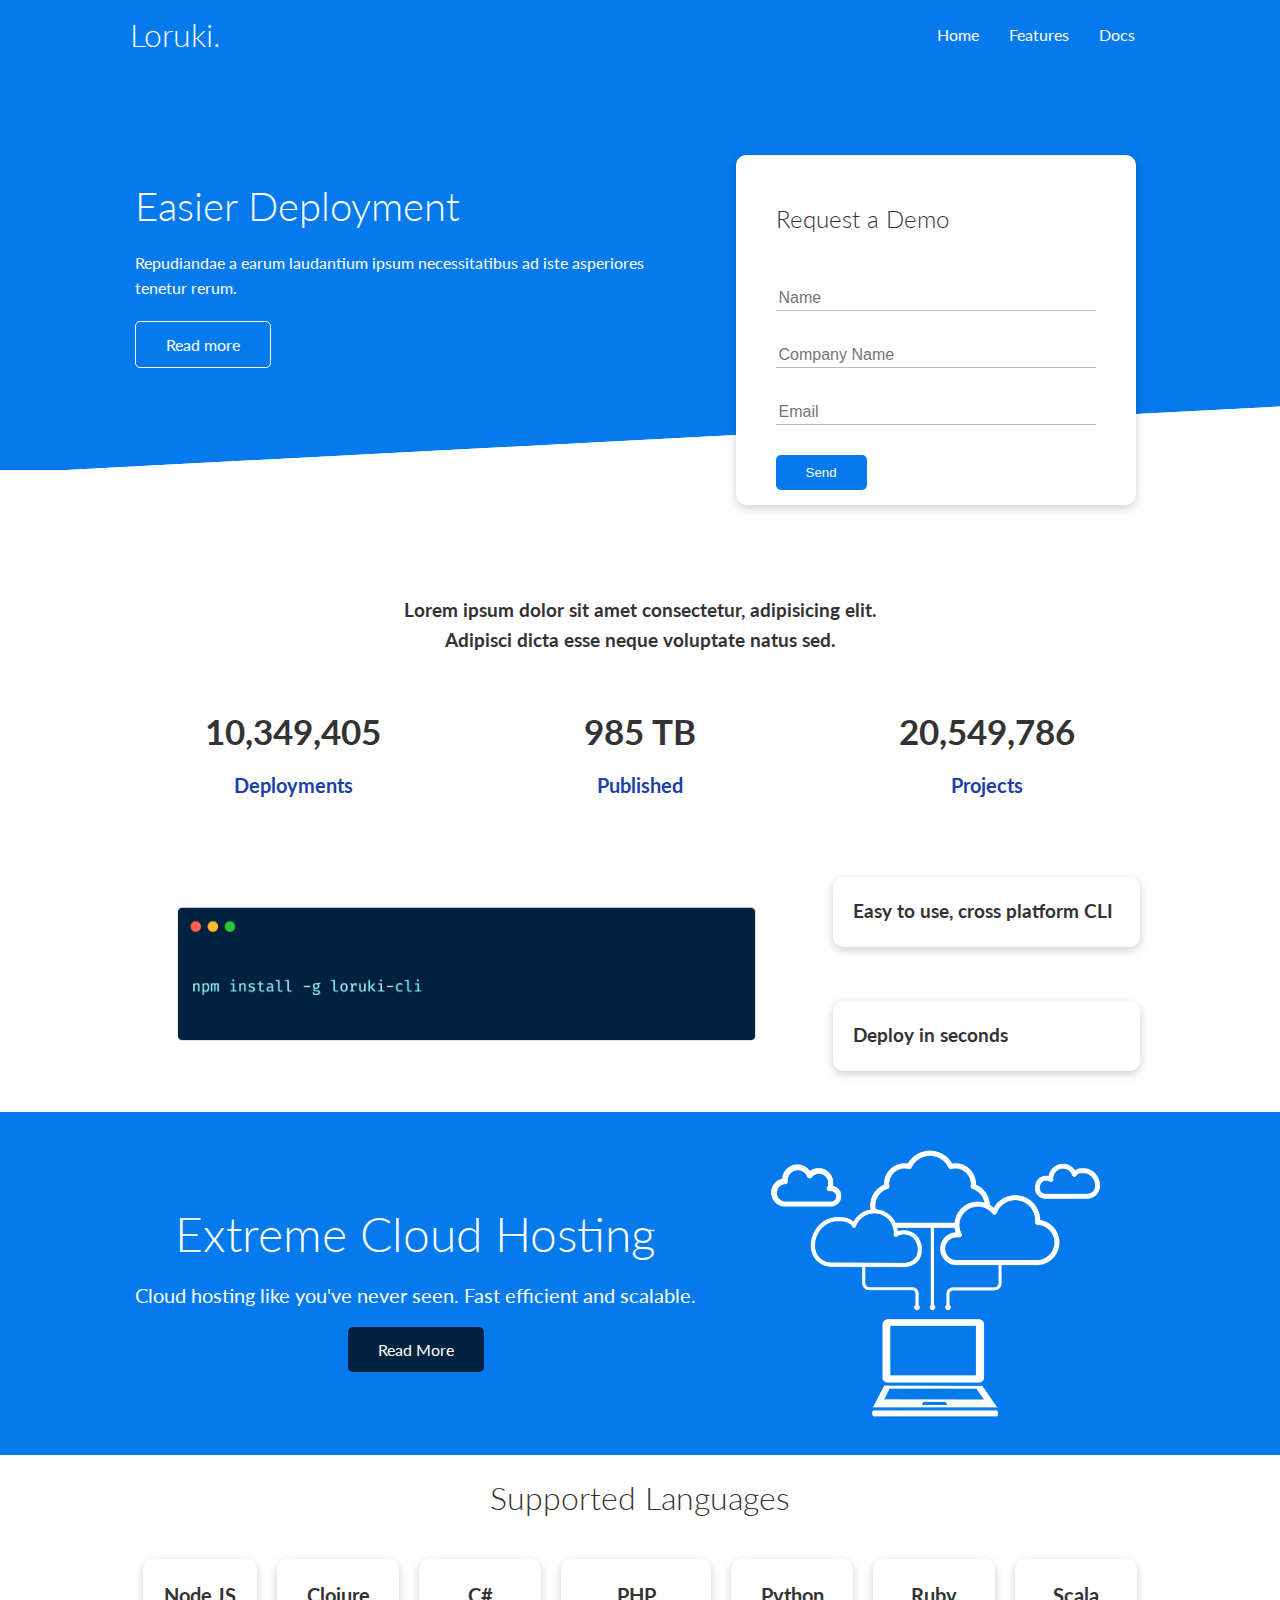
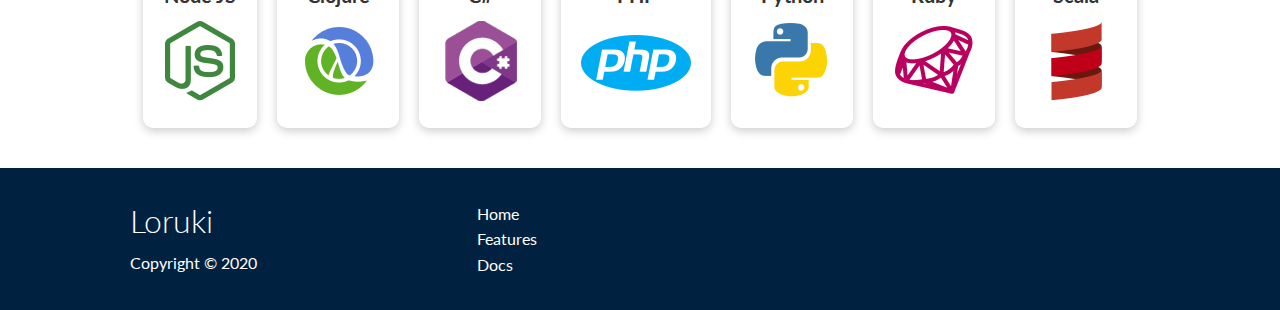
<file: index.html>
<!DOCTYPE html>
<html lang="en">
  <head>
    <meta charset="UTF-8" />
    <meta name="viewport" content="width=device-width, initial-scale=1.0" />
    <meta http-equiv="X-UA-Compatible" content="ie=edge" />
    <link
      rel="stylesheet"
      href="https://cdnjs.cloudflare.com/ajax/libs/font-awesome/5.15.1/css/all.min.css"
      integrity="sha512-+4zCK9k+qNFUR5X+cKL9EIR+ZOhtIloNl9GIKS57V1MyNsYpYcUrUeQc9vNfzsWfV28IaLL3i96P9sdNyeRssA=="
      crossorigin="anonymous"
    />
    <link rel="stylesheet" href="utilities.css" />
    <link rel="stylesheet" href="style.css" />
    <title>Loruki | Cloud Hosting for Everyone</title>
  </head>
  <body>
    <!--Navbar-->
    <div class="navbar">
      <div class="container flex">
        <h1 class="logo">Loruki.</h1>
        <nav>
          <ul>
            <li><a href="index.html">Home</a></li>
            <li><a href="features.html">Features</a></li>
            <li><a href="docs.html">Docs</a></li>
          </ul>
        </nav>
      </div>
    </div>

    <!--Showcase-->
    <section class="showcase">
      <div class="container grid">
        <div class="showcase-text">
          <h1>Easier Deployment</h1>
          <p>
            Repudiandae a earum laudantium ipsum necessitatibus ad iste
            asperiores tenetur rerum.
          </p>
          <a href="features.html" class="btn btn-outline">Read more</a>
        </div>

        <div class="showcase-form card">
          <h2>Request a Demo</h2>
          <form
            name="contact"
            method="POST"
            netlify-honeypot="bot-field"
            data-netlify="true"
          >
            <input type="hidden" name="form-name" value="contact" />
            <p class="hidden">
              <label
                >Don’t fill this out if you're human: <input name="bot-field"
              /></label>
            </p>
            <div class="form-control">
              <input type="text" name="Name" placeholder="Name" required />
            </div>

            <div class="form-control">
              <input
                type="text"
                name="Company"
                placeholder="Company Name"
                required
              />
            </div>

            <div class="form-control">
              <input type="email" name="Email" placeholder="Email" required />
            </div>

            <input type="submit" value="Send" class="btn btn-primary" />
          </form>
        </div>
      </div>
    </section>

    <--!Stats-->
    <section class="stats">
      <div class="container">
        <h3 class="stats-heading text-center my-1">
          Lorem ipsum dolor sit amet consectetur, adipisicing elit. Adipisci
          dicta esse neque voluptate natus sed.
        </h3>

        <div class="grid grid-3 text-center my-4">
          <div>
            <i class="fas fa-server fa-3x"></i>
            <h3>10,349,405</h3>
            <p class="text-secondary">Deployments</p>
          </div>

          <div>
            <i class="fas fa-upload fa-3x"></i>
            <h3>985 TB</h3>
            <p class="text-secondary">Published</p>
          </div>

          <div>
            <i class="fas fa-project-diagram fa-3x"></i>
            <h3>20,549,786</h3>
            <p class="text-secondary">Projects</p>
          </div>
        </div>
      </div>
    </section>

    <!--Cli-->
    <section class="cli">
      <div class="container grid">
        <img src="images/cli.png" alt="" />
        <div class="card">
          <h3>Easy to use, cross platform CLI</h3>
        </div>
        <div class="card">
          <h3>Deploy in seconds</h3>
        </div>
      </div>
    </section>

    <!--Cloud-->
    <section class="cloud bg-primary my-2 py-2">
      <div class="container grid">
        <div class="text-center">
          <h2 class="lg">Extreme Cloud Hosting</h2>
          <p class="lead my-1">
            Cloud hosting like you've never seen. Fast efficient and scalable.
          </p>
          <a href="features.html" class="btn btn-dark">Read More</a>
        </div>
        <img src="images/cloud.png" alt="" />
      </div>
    </section>

    <!--Languages-->
    <section class="languages">
      <h2 class="md text-center my-2">Supported Languages</h2>
      <div class="container flex">
        <div class="card">
          <h4>Node JS</h4>
          <img src="images/logos/node.png" alt="" />
        </div>

        <div class="card">
          <h4>Clojure</h4>
          <img src="images/logos/clojure.png" alt="" />
        </div>

        <div class="card">
          <h4>C#</h4>
          <img src="images/logos/csharp.png" alt="" />
        </div>

        <div class="card">
          <h4>PHP</h4>
          <img src="images/logos/php.png" alt="" />
        </div>

        <div class="card">
          <h4>Python</h4>
          <img src="images/logos/python.png" alt="" />
        </div>

        <div class="card">
          <h4>Ruby</h4>
          <img src="images/logos/ruby.png" alt="" />
        </div>

        <div class="card">
          <h4>Scala</h4>
          <img src="images/logos/scala.png" alt="" />
        </div>
      </div>
    </section>

    <!--Footer-->
    <footer class="footer bg-dark py-2">
      <div class="container grid grid-3">
        <div>
          <h1>Loruki</h1>
          <p>Copyright &copy 2020</p>
        </div>

        <nav>
          <ul>
            <li><a href="index.html">Home</a></li>
            <li><a href="features.html">Features</a></li>
            <li><a href="docs.html">Docs</a></li>
          </ul>
        </nav>

        <div class="social">
          <a href="#"><i class="fab fa-github fa-2x"></i></a>
          <a href="#"><i class="fab fa-facebook fa-2x"></i></a>
          <a href="#"><i class="fab fa-instagram fa-2x"></i></a>
          <a href="#"><i class="fab fa-linkedin fa-2x"></i></a>
          <a href="#"><i class="fab fa-twitter fa-2x"></i></a>
        </div>
      </div>
    </footer>
  </body>
</html>
</file>
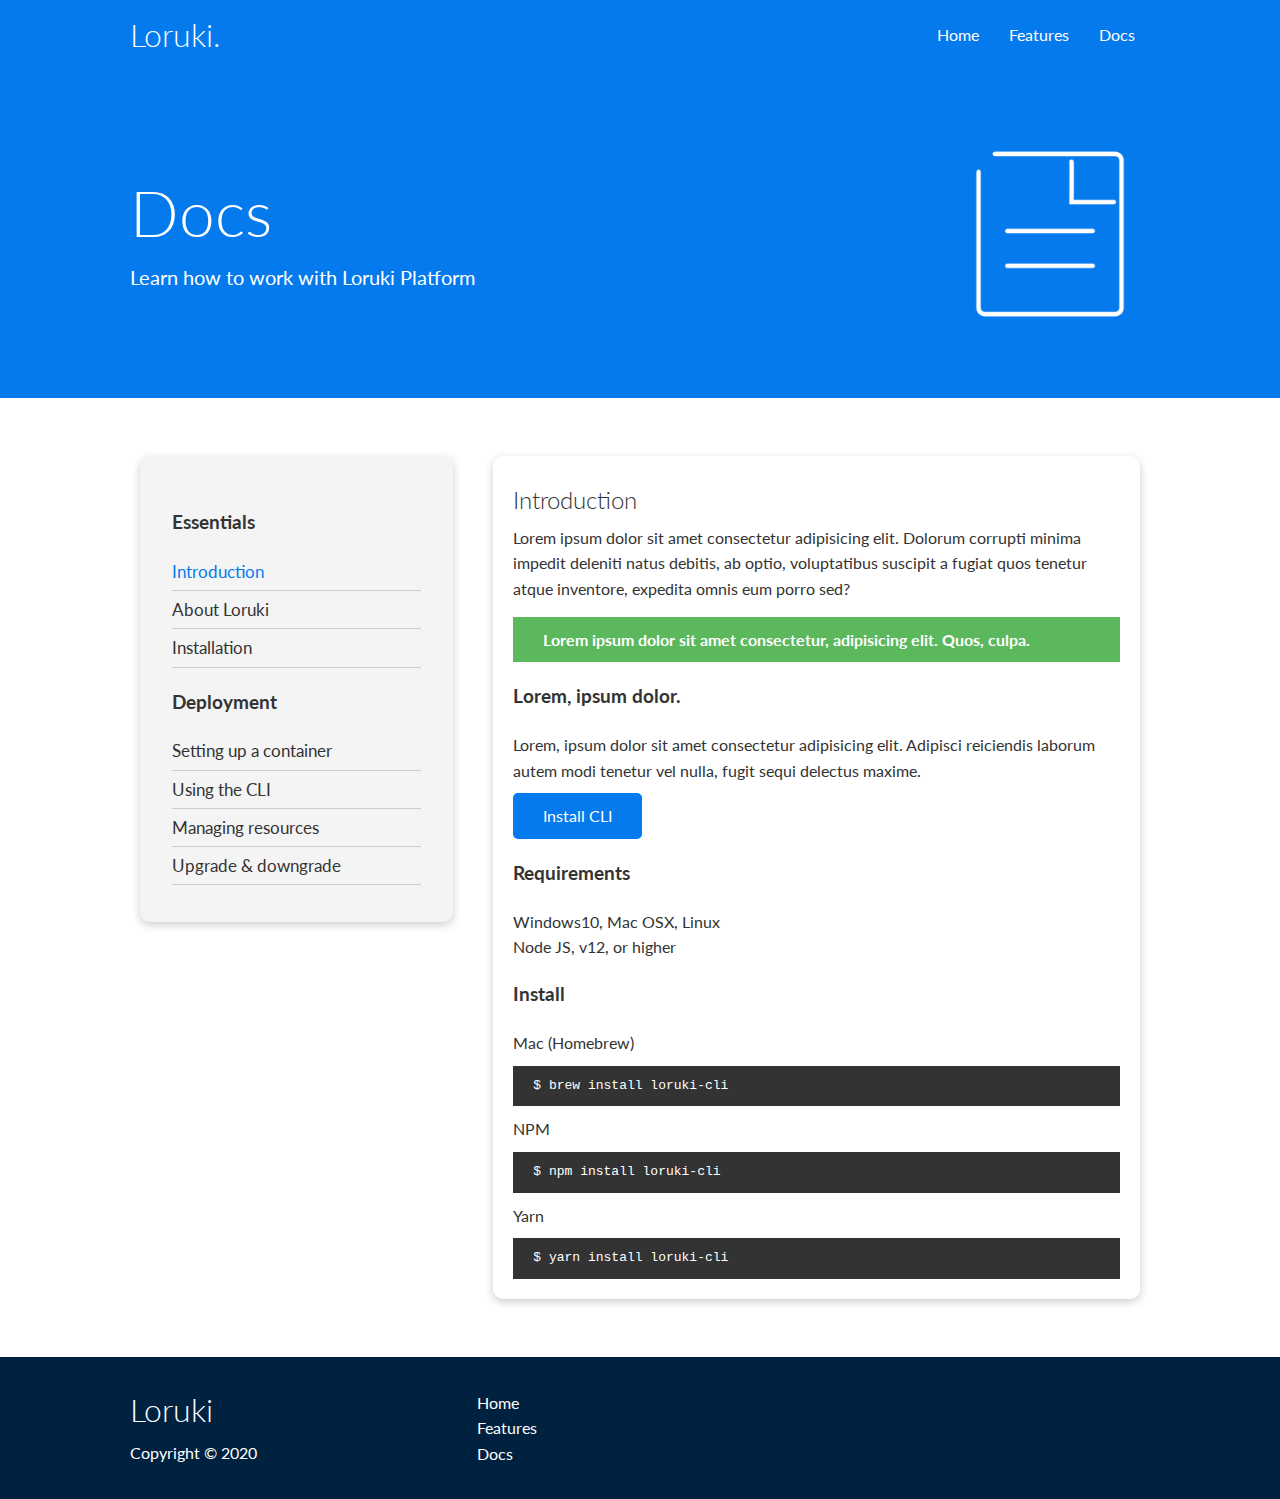
<file: docs.html>
<!DOCTYPE html>
<html lang="en">
  <head>
    <meta charset="UTF-8" />
    <meta name="viewport" content="width=device-width, initial-scale=1.0" />
    <meta http-equiv="X-UA-Compatible" content="ie=edge" />
    <link
      rel="stylesheet"
      href="https://cdnjs.cloudflare.com/ajax/libs/font-awesome/5.15.1/css/all.min.css"
      integrity="sha512-+4zCK9k+qNFUR5X+cKL9EIR+ZOhtIloNl9GIKS57V1MyNsYpYcUrUeQc9vNfzsWfV28IaLL3i96P9sdNyeRssA=="
      crossorigin="anonymous"
    />
    <link rel="stylesheet" href="utilities.css" />
    <link rel="stylesheet" href="style.css" />
    <title>Loruki | Cloud Hosting for Everyone</title>
  </head>
  <body>
    <!--Navbar-->
    <div class="navbar">
      <div class="container flex">
        <h1 class="logo">Loruki.</h1>
        <nav>
          <ul>
            <li><a href="index.html">Home</a></li>
            <li><a href="features.html">Features</a></li>
            <li><a href="docs.html">Docs</a></li>
          </ul>
        </nav>
      </div>
    </div>

    <!--Head-->
    <section class="docs-head bg-primary py-5">
      <div class="container grid">
        <div>
          <h1 class="xl">Docs</h1>
          <p class="lead">
            Learn how to work with Loruki Platform
          </p>
        </div>
        <img src="images/docs.png" alt="" />
      </div>
    </section>

    <!--Docs-Head-->
    <section class="docs-main my-4">
      <div class="container grid">
        <div class="card bg-light p-3">
          <h3 class="my-2">Essentials</h3>
          <nav>
            <ul>
              <li><a href="#" class="text-primary">Introduction</a></li>
              <li><a href="#">About Loruki</a></li>
              <li><a href="#">Installation</a></li>
            </ul>
          </nav>

          <h3 class="my-2">Deployment</h3>
          <nav>
            <ul>
              <li><a href="#">Setting up a container</a></li>
              <li><a href="#">Using the CLI</a></li>
              <li><a href="#">Managing resources</a></li>
              <li><a href="#">Upgrade & downgrade</a></li>
            </ul>
          </nav>
        </div>

        <div class="card">
          <h2>Introduction</h2>
          <p>
            Lorem ipsum dolor sit amet consectetur adipisicing elit. Dolorum
            corrupti minima impedit deleniti natus debitis, ab optio,
            voluptatibus suscipit a fugiat quos tenetur atque inventore,
            expedita omnis eum porro sed?
          </p>
          <div class="alert alert-success">
            <i class="fas fa-info"> </i>
            Lorem ipsum dolor sit amet consectetur, adipisicing elit. Quos,
            culpa.
          </div>
          <h3>Lorem, ipsum dolor.</h3>
          <p>
            Lorem, ipsum dolor sit amet consectetur adipisicing elit. Adipisci
            reiciendis laborum autem modi tenetur vel nulla, fugit sequi
            delectus maxime.
          </p>
          <a href="#" class="btn btn-primary">Install CLI</a>

          <h3>Requirements</h3>
          <ul>
            <li>Windows10, Mac OSX, Linux</li>
            <li>Node JS, v12, or higher</li>
          </ul>

          <h3>Install</h3>
          <p>Mac (Homebrew)</p>
          <pre><code>$ brew install loruki-cli</code></pre>

          <p>NPM</p>
          <pre><code>$ npm install loruki-cli</code></pre>

          <p>Yarn</p>
          <pre><code>$ yarn install loruki-cli</code></pre>
        </div>
      </div>
    </section>

    <!--Footer-->
    <footer class="footer bg-dark py-2">
      <div class="container grid grid-3">
        <div>
          <h1>Loruki</h1>
          <p>Copyright &copy 2020</p>
        </div>

        <nav>
          <ul>
            <li><a href="index.html">Home</a></li>
            <li><a href="features.html">Features</a></li>
            <li><a href="docs.html">Docs</a></li>
          </ul>
        </nav>

        <div class="social">
          <a href="#"><i class="fab fa-github fa-2x"></i></a>
          <a href="#"><i class="fab fa-facebook fa-2x"></i></a>
          <a href="#"><i class="fab fa-instagram fa-2x"></i></a>
          <a href="#"><i class="fab fa-linkedin fa-2x"></i></a>
          <a href="#"><i class="fab fa-twitter fa-2x"></i></a>
        </div>
      </div>
    </footer>
  </body>
</html>
</file>
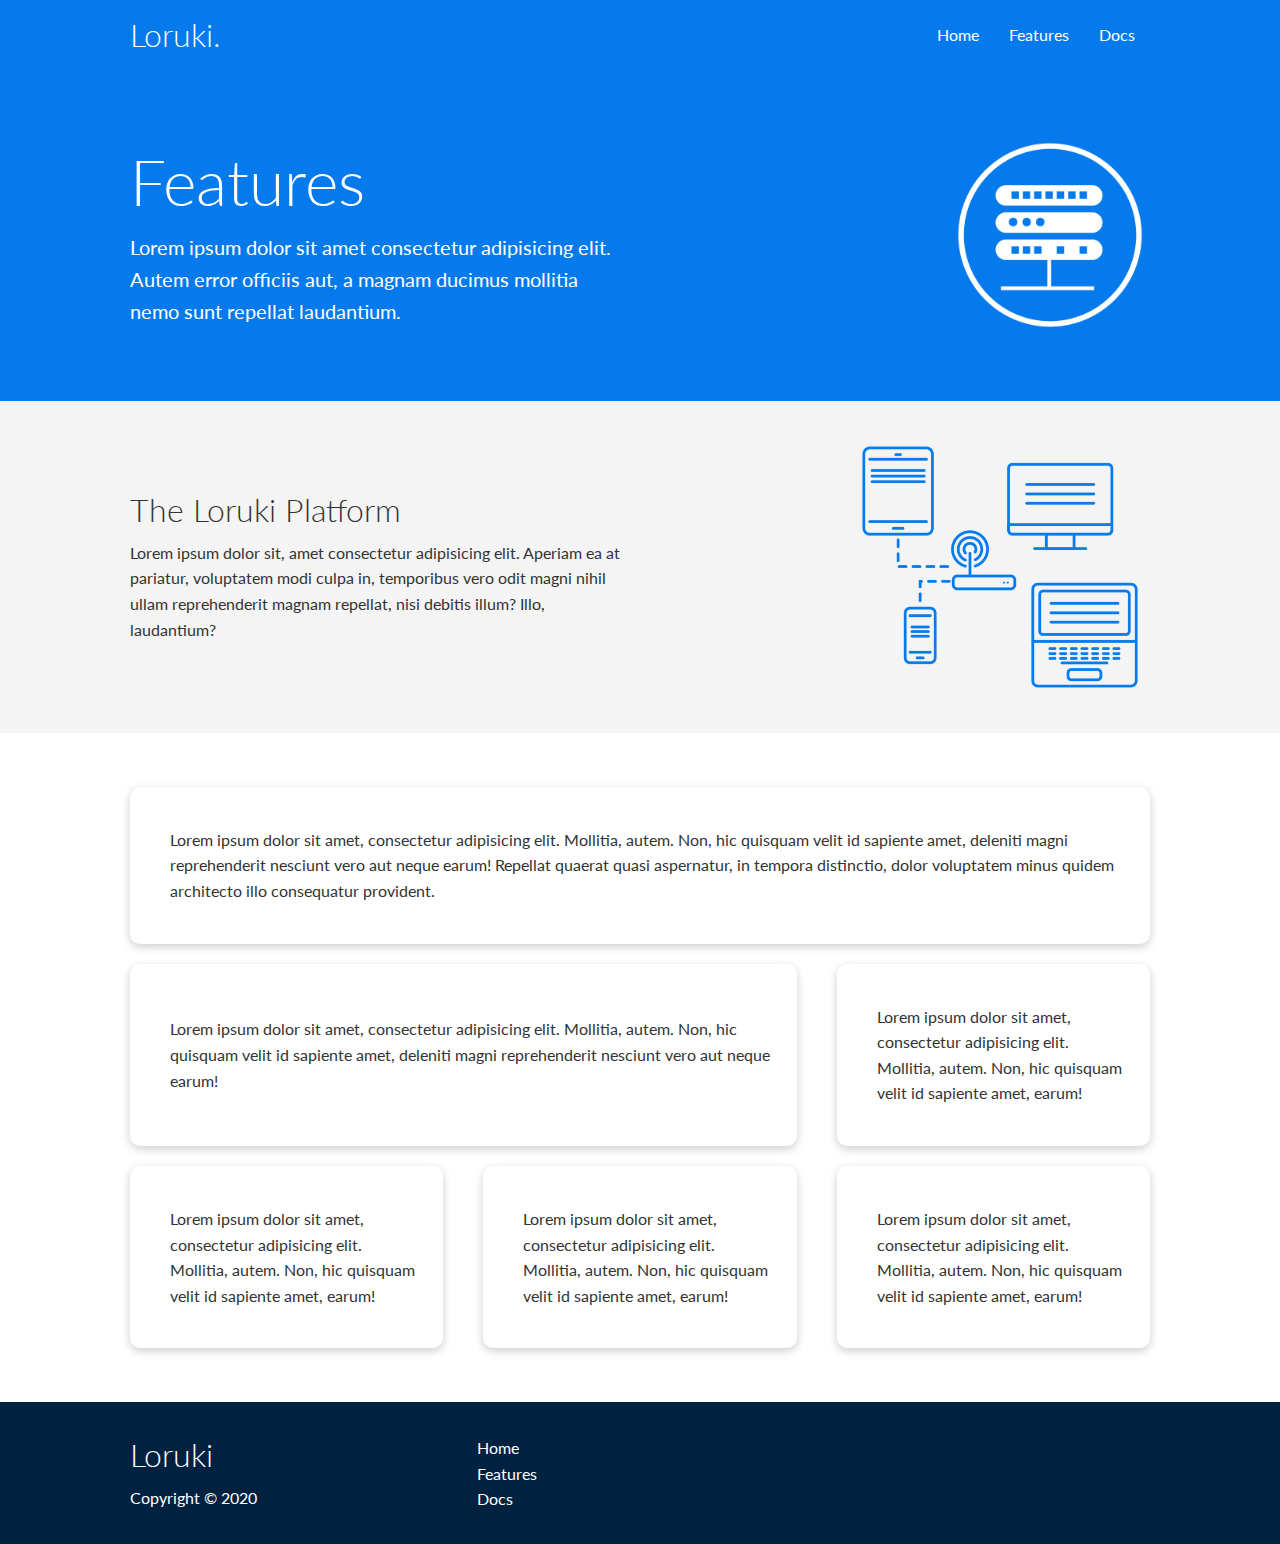
<file: features.html>
<!DOCTYPE html>
<html lang="en">
  <head>
    <meta charset="UTF-8" />
    <meta name="viewport" content="width=device-width, initial-scale=1.0" />
    <meta http-equiv="X-UA-Compatible" content="ie=edge" />
    <link
      rel="stylesheet"
      href="https://cdnjs.cloudflare.com/ajax/libs/font-awesome/5.15.1/css/all.min.css"
      integrity="sha512-+4zCK9k+qNFUR5X+cKL9EIR+ZOhtIloNl9GIKS57V1MyNsYpYcUrUeQc9vNfzsWfV28IaLL3i96P9sdNyeRssA=="
      crossorigin="anonymous"
    />
    <link rel="stylesheet" href="utilities.css" />
    <link rel="stylesheet" href="style.css" />
    <title>Loruki | Cloud Hosting for Everyone</title>
  </head>
  <body>
    <!--Navbar-->
    <div class="navbar">
      <div class="container flex">
        <h1 class="logo">Loruki.</h1>
        <nav>
          <ul>
            <li><a href="index.html">Home</a></li>
            <li><a href="features.html">Features</a></li>
            <li><a href="docs.html">Docs</a></li>
          </ul>
        </nav>
      </div>
    </div>

    <!--Head-->
    <section class="features-head bg-primary py-5">
      <div class="container grid">
        <div>
          <h1 class="xl">Features</h1>
          <p class="lead">
            Lorem ipsum dolor sit amet consectetur adipisicing elit. Autem error
            officiis aut, a magnam ducimus mollitia nemo sunt repellat
            laudantium.
          </p>
        </div>
        <img src="images/server.png" alt="" />
      </div>
    </section>

    <!--Sub Head-->
    <section class="features-sub-head bg-light py-1">
      <div class="container grid">
        <div>
          <h1 class="md">The Loruki Platform</h1>
          <p>
            Lorem ipsum dolor sit, amet consectetur adipisicing elit. Aperiam ea
            at pariatur, voluptatem modi culpa in, temporibus vero odit magni
            nihil ullam reprehenderit magnam repellat, nisi debitis illum? Illo,
            laudantium?
          </p>
        </div>
        <img src="images/server2.png" alt="" />
      </div>
    </section>

    <section class="features-main my-2">
      <div class="container grid grid-3">
        <div class="card flex">
          <i class="fas fa-server fa-3x"></i>
          <p>
            Lorem ipsum dolor sit amet, consectetur adipisicing elit. Mollitia,
            autem. Non, hic quisquam velit id sapiente amet, deleniti magni
            reprehenderit nesciunt vero aut neque earum! Repellat quaerat quasi
            aspernatur, in tempora distinctio, dolor voluptatem minus quidem
            architecto illo consequatur provident.
          </p>
        </div>

        <div class="card flex">
          <i class="fas fa-power-off fa-3x"></i>
          <p>
            Lorem ipsum dolor sit amet, consectetur adipisicing elit. Mollitia,
            autem. Non, hic quisquam velit id sapiente amet, deleniti magni
            reprehenderit nesciunt vero aut neque earum!
          </p>
        </div>

        <div class="card flex">
          <i class="fas fa-upload fa-3x"></i>
          <p>
            Lorem ipsum dolor sit amet, consectetur adipisicing elit. Mollitia,
            autem. Non, hic quisquam velit id sapiente amet, earum!
          </p>
        </div>

        <div class="card flex">
          <i class="fas fa-database fa-3x"></i>
          <p>
            Lorem ipsum dolor sit amet, consectetur adipisicing elit. Mollitia,
            autem. Non, hic quisquam velit id sapiente amet, earum!
          </p>
        </div>

        <div class="card flex">
          <i class="fas fa-laptop-code fa-3x"></i>
          <p>
            Lorem ipsum dolor sit amet, consectetur adipisicing elit. Mollitia,
            autem. Non, hic quisquam velit id sapiente amet, earum!
          </p>
        </div>

        <div class="card flex">
          <i class="fas fa-network-wired fa-3x"></i>
          <p>
            Lorem ipsum dolor sit amet, consectetur adipisicing elit. Mollitia,
            autem. Non, hic quisquam velit id sapiente amet, earum!
          </p>
        </div>
      </div>
    </section>

    <!--Footer-->
    <footer class="footer bg-dark py-2">
      <div class="container grid grid-3">
        <div>
          <h1>Loruki</h1>
          <p>Copyright &copy 2020</p>
        </div>

        <nav>
          <ul>
            <li><a href="index.html">Home</a></li>
            <li><a href="features.html">Features</a></li>
            <li><a href="docs.html">Docs</a></li>
          </ul>
        </nav>

        <div class="social">
          <a href="#"><i class="fab fa-github fa-2x"></i></a>
          <a href="#"><i class="fab fa-facebook fa-2x"></i></a>
          <a href="#"><i class="fab fa-instagram fa-2x"></i></a>
          <a href="#"><i class="fab fa-linkedin fa-2x"></i></a>
          <a href="#"><i class="fab fa-twitter fa-2x"></i></a>
        </div>
      </div>
    </footer>
  </body>
</html>
</file>
<file: utilities.css>
.container {
  max-width: 1100px;
  margin: 0 auto;
  overflow: auto;
  padding: 0 40px;
}

.card {
  background-color: #fff;
  color: #333;
  border-radius: 10px;
  box-shadow: 0 3px 10px rgba(0, 0, 0, 0.2);
  padding: 20px;
  margin: 10px;
}

.btn {
  display: inline-block;
  padding: 10px 30px;
  cursor: pointer;
  background: var(--primary-color);
  color: #fff;
  border: none;
  border-radius: 5px;
}

.btn-outline {
  background-color: transparent;
  border: 1px #fff solid;
}

.btn:hover {
  transform: scale(0.98);
}

/* Backgrounds & colored buttons */
.bg-primary,
.btn-primary {
  background-color: var(--primary-color);
  color: #fff;
}

.bg-secondary,
.btn-secondary {
  background-color: var(--secondary-color);
  color: #fff;
}

.bg-dark,
.btn-dark {
  background-color: var(--dark-color);
  color: #fff;
}

.bg-light,
.btn-light {
  background-color: var(--light-color);
  color: #333;
}

.bg-primary a,
.btn-primary a,
.bg-secondary a,
.btn-secondary a,
.bg-dark a,
.btn-dark a {
  color: #fff;
}

/* Text colors */
.text-primary {
  color: var(--primary-color);
}

.text-secondary {
  color: var(--secondary-color);
}

.text-dark {
  color: var(--dark-color);
}

.text-light {
  color: var(--light-color);
}

/* Text sizes */
.lead {
  font-size: 20px;
}

.sm {
  font-size: 1rem;
}

.md {
  font-size: 2rem;
}

.lg {
  font-size: 3rem;
}

.xl {
  font-size: 4rem;
}

.text-center {
  text-align: center;
}

/* Alert */
.alert {
  background-color: var(--light-color);
  padding: 10px 20px;
  font-weight: bold;
  margin: 15px 0;
}

.alert i {
  margin-right: 10px;
}

.alert-success {
  background-color: var(--success-color);
  color: #fff;
}

.alert-error {
  background-color: var(--error-color);
  color: #fff;
}

.flex {
  display: flex;
  justify-content: center;
  align-items: center;
  height: 100%;
}

.grid {
  display: grid;
  grid-template-columns: repeat(2, 1fr);
  gap: 20px;
  justify-content: center;
  align-items: center;
  height: 100%;
}

.grid-3 {
  grid-template-columns: repeat(3, 1fr);
}

/* Margin */
.my-1 {
  margin: 1rem 0;
}

.my-2 {
  margin: 1.5rem 0;
}

.my-3 {
  margin: 2rem 0;
}

.my-4 {
  margin: 3rem 0;
}

.my-5 {
  margin: 4rem 0;
}

.m-1 {
  margin: 1rem;
}

.m-2 {
  margin: 1.5rem;
}

.m-3 {
  margin: 2rem;
}

.m-4 {
  margin: 3rem;
}

.m-5 {
  margin: 4rem;
}

/* Padding */
.py-1 {
  padding: 1rem 0;
}

.py-2 {
  padding: 1.5rem 0;
}

.py-3 {
  padding: 2rem 0;
}

.py-4 {
  padding: 3rem 0;
}

.py-5 {
  padding: 4rem 0;
}

.p-1 {
  padding: 1rem;
}

.p-2 {
  padding: 1.5rem;
}

.p-3 {
  padding: 2rem;
}

.p-4 {
  padding: 3rem;
}

.p-5 {
  padding: 4rem;
}
</file>
<file: style.css>
@import url('https://fonts.googleapis.com/css2?family=Lato:wght@300&display=swap');

:root {
  --primary-color: #047aed;
  --secondary-color: #1c3fa8;
  --dark-color: #002240;
  --light-color: #f4f4f4;
  --success-color: #5cb85c;
  --error-color: #d9534f;
}

* {
  box-sizing: border-box;
  padding: 0;
  margin: 0;
}

body {
  font-family: 'Lato', sans-serif;
  color: #333;
  line-height: 1.6;
}

ul {
  list-style-type: none;
}

a {
  text-decoration: none;
  color: #333;
}

h1,
h2 {
  font-weight: 300;
  line-height: 1.2;
  margin: 10px 0;
}

p {
  margin: 10px 0;
}

img {
  width: 100%;
}

code,
pre {
  background: #333;
  color: #fff;
  padding: 10px;
}

.hidden {
  visibility: hidden;
  height: 0;
}

/* Navbar */
.navbar {
  background-color: var(--primary-color);
  color: #fff;
  height: 70px;
}

.navbar ul {
  display: flex;
}

.navbar a {
  color: #fff;
  padding: 10px;
  margin: 0 5px;
}

.navbar a:hover {
  border-bottom: 2px #fff solid;
}

.navbar .flex {
  justify-content: space-between;
}

/* Showcase */
.showcase {
  height: 400px;
  background-color: var(--primary-color);
  color: #fff;
  position: relative;
}

.showcase h1 {
  font-size: 40px;
}

.showcase p {
  margin: 20px 0;
}

.showcase .grid {
  overflow: visible;
  grid-template-columns: 55% auto;
  gap: 30px;
}

.showcase-text {
  animation: slideInFromLeft 1s ease-in;
}

.showcase-form {
  position: relative;
  top: 60px;
  height: 350px;
  width: 400px;
  padding: 40px;
  z-index: 100;
  justify-self: flex-end;
  animation: slideInFromRight 1s ease-in;
}

.showcase-form .form-control {
  margin: 30px 0;
}

.showcase-form input[type='text'],
.showcase-form input[type='email'] {
  border: 0;
  border-bottom: 1px solid #b4becb;
  width: 100%;
  padding: 3px;
  font-size: 16px;
}

.showcase-form input:focus {
  outline: none;
}

.showcase::before,
.showcase::after {
  content: '';
  position: absolute;
  height: 100px;
  bottom: -70px;
  right: 0;
  left: 0;
  background: #fff;
  transform: skewY(-3deg);
  -webkit-transform: skewY(-3deg);
  -moz-transform: skewY(-3deg);
  -ms-transform: skewY(-3deg);
}

/* Stats */
.stats {
  padding-top: 100px;
  animation: slideInFromBottom 1s ease-in;
}

.stats-heading {
  max-width: 500px;
  margin: auto;
}

.stats .grid h3 {
  font-size: 35px;
}

.stats .grid p {
  font-size: 20px;
  font-weight: bold;
}

/* Cli */
.cli .grid {
  grid-template-columns: repeat(3, 1fr);
  grid-template-rows: repeat(2, 1fr);
}

.cli .grid > *:first-child {
  grid-column: 1 / span 2;
  grid-row: 1 / span 2;
}

/* Cloud */
.cloud .grid {
  grid-template-columns: 4fr 3fr;
}

/* Languages */

.languages .flex {
  flex-wrap: wrap;
}

.languages .card {
  text-align: center;
  margin: 18px 10px 40px;
  transition: transform 0.2s ease-in;
}

.languages .card h4 {
  font-size: 20px;
  margin-bottom: 10px;
}

.languages .card:hover {
  transform: translateY(-15px);
}

/* Features */
.features-head img,
.docs-head img {
  width: 200px;
  justify-self: flex-end;
}

.features-sub-head img {
  width: 300px;
  justify-self: flex-end;
}

.features-main .card > i {
  margin-right: 20px;
}

.features-main .grid {
  padding: 30px;
}

.features-main .grid > *:first-child {
  grid-column: 1 / span 3;
}

.features-main .grid > *:nth-child(2) {
  grid-column: 1 / span 2;
}

/* Docs */
.docs-main h3 {
  margin: 20px 0;
}

.docs-main .grid {
  grid-template-columns: 1fr 2fr;
  align-items: flex-start;
}

.docs-main nav li {
  font-size: 17px;
  padding-bottom: 5px;
  margin-bottom: 5px;
  border-bottom: 1px #ccc solid;
}

.docs-main a:hover {
  font-weight: bold;
}

/* Footer */
.footer .social a {
  margin: 0 10px;
}

/* Animations */
@keyframes slideInFromLeft {
  0% {
    transform: translateX(-100%);
  }

  100% {
    transform: translateX(0);
  }
}

@keyframes slideInFromRight {
  0% {
    transform: translateX(100%);
  }

  100% {
    transform: translateX(0);
  }
}

@keyframes slideInFromTop {
  0% {
    transform: translateY(-100%);
  }

  100% {
    transform: translateX(0);
  }
}

@keyframes slideInFromBottom {
  0% {
    transform: translateY(100%);
  }

  100% {
    transform: translateX(0);
  }
}

/* Tablets and under */
@media (max-width: 768px) {
  .grid,
  .showcase .grid,
  .stats .grid,
  .cli .grid,
  .cloud .grid,
  .features-main .grid,
  .docs-main .grid {
    grid-template-columns: 1fr;
    grid-template-rows: 1fr;
  }

  .showcase {
    height: auto;
  }

  .showcase-text {
    text-align: center;
    margin-top: 40px;
    animation: slideInFromTop 1s ease-in;
  }

  .showcase-form {
    justify-self: center;
    margin: auto;
    animation: slideInFromBottom 1s ease-in;
  }

  .cli .grid > *:first-child {
    grid-column: 1;
    grid-row: 1;
  }

  .features-head,
  .features-sub-head,
  .docs-head {
    text-align: center;
  }

  .features-head img,
  .features-sub-head img,
  .docs-head img {
    justify-self: center;
  }

  .features-main .grid > *:first-child,
  .features-main .grid > *:nth-child(2) {
    grid-column: 1;
  }
}

/* Mobile */
@media (max-width: 500px) {
  .navbar {
    height: 110px;
  }

  .navbar .flex {
    flex-direction: column;
  }

  .navbar ul {
    padding: 10px;
    background-color: rgba(0, 0, 0, 0.1);
  }
  
  .showcase-form {
    width: 300px;
  }
}
</file>
